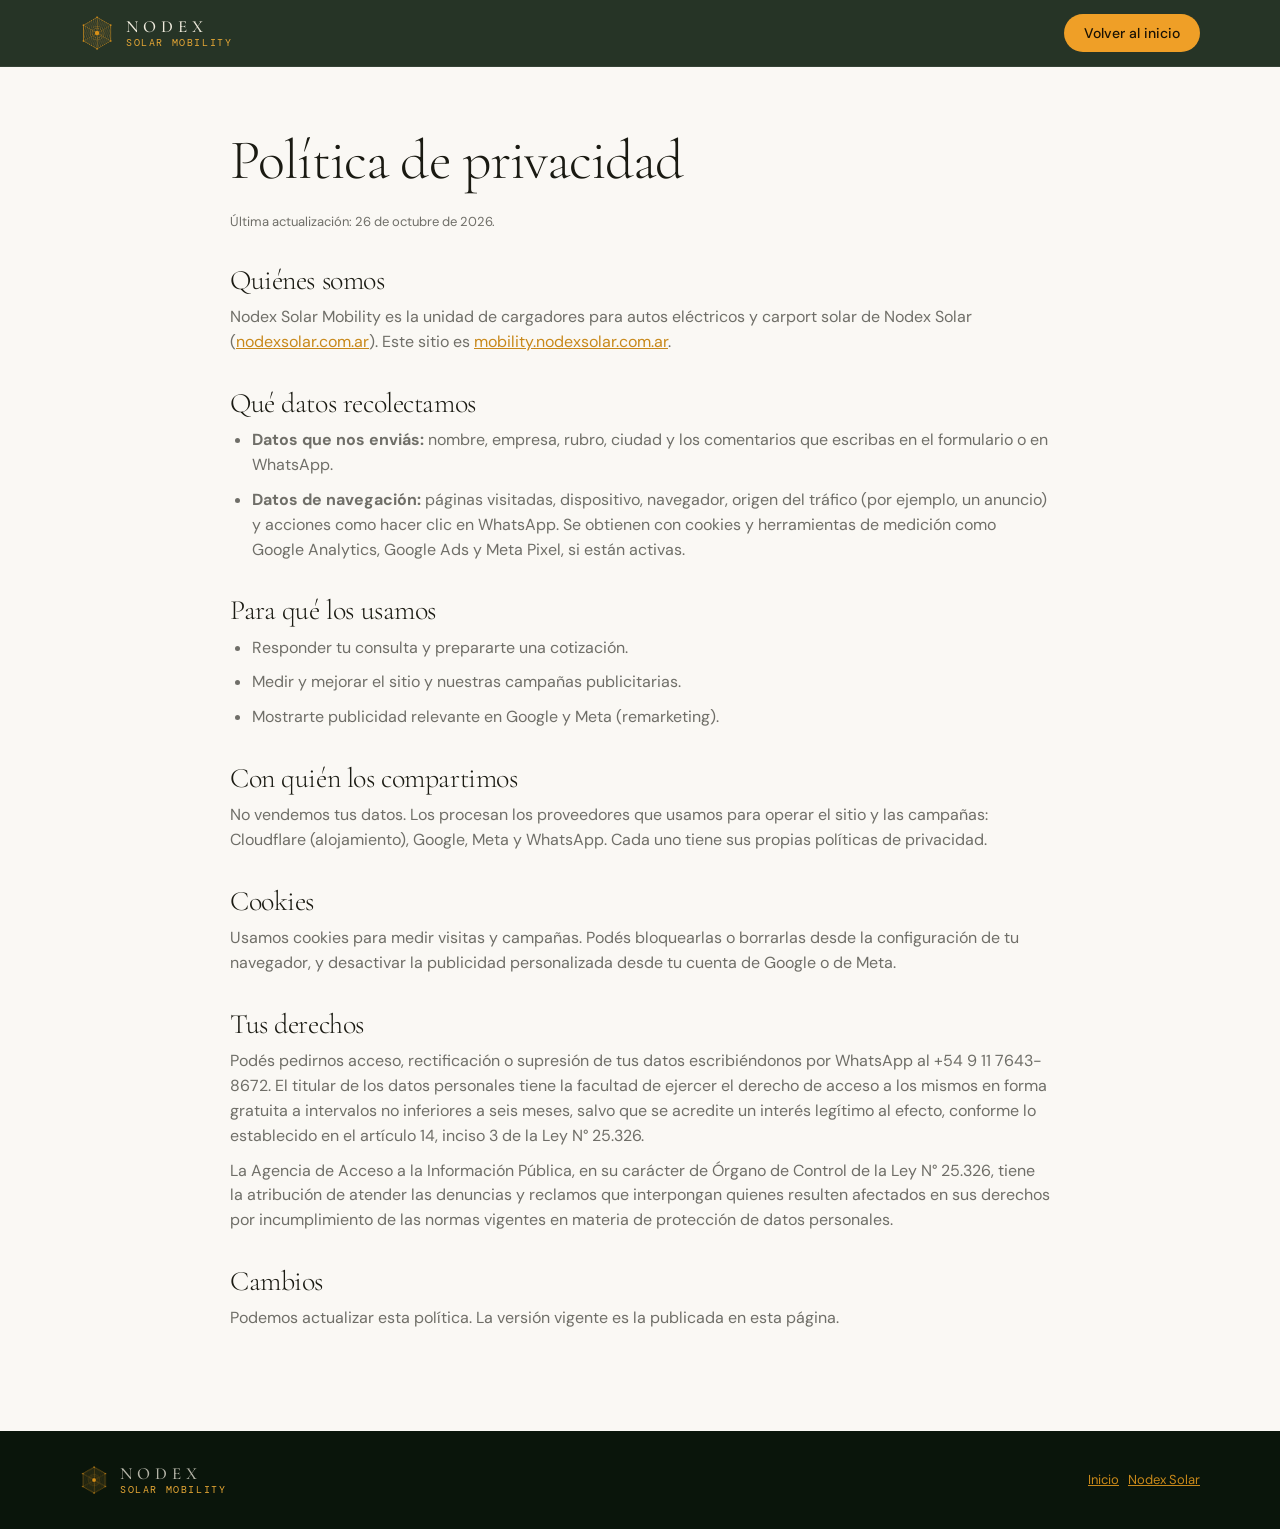
<file: privacidad.html>
<!doctype html>
<html lang="es-AR">
<head>
<meta charset="utf-8">
<meta name="viewport" content="width=device-width, initial-scale=1">
<title>Política de privacidad | Nodex Solar Mobility</title>
<meta name="description" content="Política de privacidad de Nodex Solar Mobility: qué datos recolectamos, para qué los usamos y cómo ejercer tus derechos.">
<meta name="robots" content="index,follow">
<link rel="canonical" href="https://mobility.nodexsolar.com.ar/privacidad">
<meta name="theme-color" content="#0F1F10">
<link rel="icon" type="image/png" href="assets/logo.png">
<link rel="preconnect" href="https://fonts.googleapis.com">
<link rel="preconnect" href="https://fonts.gstatic.com" crossorigin>
<link href="https://fonts.googleapis.com/css2?family=Cormorant+Garamond:ital,wght@0,300;0,400;0,500;1,300;1,400&family=DM+Sans:opsz,wght@9..40,300;9..40,400;9..40,500;9..40,700&family=DM+Mono:wght@400;500&display=swap" rel="stylesheet">
<link rel="stylesheet" href="css/style.css">
</head>
<body>
<header class="nav">
  <div class="wrap nav-in">
    <a class="brand" href="/" aria-label="Nodex Solar Mobility — inicio">
      <img src="assets/logo.png" alt="" width="34" height="34">
      <span><b>NODEX</b><i>Solar Mobility</i></span>
    </a>
    <a class="btn btn-sm" href="/">Volver al inicio</a>
  </div>
</header>

<main>
<section class="light legal">
  <div class="wrap narrow">
    <h1>Política de privacidad</h1>
    <p class="small">Última actualización: 26 de octubre de 2026.</p>

    <h2>Quiénes somos</h2>
    <p>Nodex Solar Mobility es la unidad de cargadores para autos eléctricos y carport solar de Nodex Solar (<a href="https://nodexsolar.com.ar">nodexsolar.com.ar</a>). Este sitio es <a href="/">mobility.nodexsolar.com.ar</a>.</p>

    <h2>Qué datos recolectamos</h2>
    <ul>
      <li><b>Datos que nos enviás:</b> nombre, empresa, rubro, ciudad y los comentarios que escribas en el formulario o en WhatsApp.</li>
      <li><b>Datos de navegación:</b> páginas visitadas, dispositivo, navegador, origen del tráfico (por ejemplo, un anuncio) y acciones como hacer clic en WhatsApp. Se obtienen con cookies y herramientas de medición como Google Analytics, Google Ads y Meta Pixel, si están activas.</li>
    </ul>

    <h2>Para qué los usamos</h2>
    <ul>
      <li>Responder tu consulta y prepararte una cotización.</li>
      <li>Medir y mejorar el sitio y nuestras campañas publicitarias.</li>
      <li>Mostrarte publicidad relevante en Google y Meta (remarketing).</li>
    </ul>

    <h2>Con quién los compartimos</h2>
    <p>No vendemos tus datos. Los procesan los proveedores que usamos para operar el sitio y las campañas: Cloudflare (alojamiento), Google, Meta y WhatsApp. Cada uno tiene sus propias políticas de privacidad.</p>

    <h2>Cookies</h2>
    <p>Usamos cookies para medir visitas y campañas. Podés bloquearlas o borrarlas desde la configuración de tu navegador, y desactivar la publicidad personalizada desde tu cuenta de Google o de Meta.</p>

    <h2>Tus derechos</h2>
    <p>Podés pedirnos acceso, rectificación o supresión de tus datos escribiéndonos por WhatsApp al +54 9 11 7643-8672. El titular de los datos personales tiene la facultad de ejercer el derecho de acceso a los mismos en forma gratuita a intervalos no inferiores a seis meses, salvo que se acredite un interés legítimo al efecto, conforme lo establecido en el artículo 14, inciso 3 de la Ley N° 25.326.</p>
    <p>La Agencia de Acceso a la Información Pública, en su carácter de Órgano de Control de la Ley N° 25.326, tiene la atribución de atender las denuncias y reclamos que interpongan quienes resulten afectados en sus derechos por incumplimiento de las normas vigentes en materia de protección de datos personales.</p>

    <h2>Cambios</h2>
    <p>Podemos actualizar esta política. La versión vigente es la publicada en esta página.</p>
  </div>
</section>
</main>

<footer class="foot">
  <div class="wrap foot-in">
    <div class="brand"><img src="assets/logo.png" alt="" width="28" height="28"><span><b>NODEX</b><i>Solar Mobility</i></span></div>
    <p class="small"><a href="/">Inicio</a> · <a href="https://nodexsolar.com.ar" target="_blank" rel="noopener">Nodex Solar</a></p>
  </div>
</footer>
</body>
</html>
</file>
<file: css/style.css>
/* Nodex Solar Mobility — estilos */
:root{
  --sol:#C8881A; --sol-lt:#E8A835; --sol-vivid:#EF9F27; --sol-pale:#FDF3E0;
  --forest:#0F1F10; --forest2:#152815; --forest3:#1E3720;
  --cream:#F6F1E9; --cream-bg:#FAF8F4;
  --text:#1A1A12; --muted:rgba(26,26,18,.62);
  --serif:'Cormorant Garamond',Georgia,serif;
  --sans:'DM Sans',system-ui,-apple-system,Segoe UI,Roboto,sans-serif;
  --mono:'DM Mono',ui-monospace,Consolas,monospace;
  --r:20px;
}
*{box-sizing:border-box;margin:0;padding:0}
html{scroll-behavior:smooth;scroll-padding-top:70px}
body{font-family:var(--sans);color:var(--text);background:var(--cream-bg);line-height:1.55;-webkit-font-smoothing:antialiased;overflow-x:hidden}
img{max-width:100%;display:block}
a{color:inherit}
[hidden]{display:none!important}
.wrap{width:min(1120px,100% - 40px);margin-inline:auto}
section{padding:88px 0}
section.tight{padding:56px 0}
.light{background:var(--cream-bg)}.white{background:#fff}.cream{background:var(--cream)}
.dark{background:var(--forest);color:#EFEBDD}

/* tipografía */
h1,h2,h3{font-family:var(--serif);font-weight:400;line-height:1.05;letter-spacing:-.015em}
h1{font-size:clamp(44px,6.4vw,82px);font-weight:300}
h2{font-size:clamp(36px,4.6vw,60px);font-weight:300;margin-bottom:40px}
h2.h-sm{font-size:clamp(28px,3.2vw,40px);margin-bottom:26px}
h1 em{font-style:italic;color:var(--sol-vivid)}
h3{font-size:30px}
.lead{font-size:19px;max-width:44ch;margin-top:22px;opacity:.9}
.eyebrow{font-family:var(--mono);font-size:12px;letter-spacing:.14em;text-transform:uppercase;color:var(--sol-lt);display:flex;align-items:center;gap:10px;margin-bottom:20px}
.dot{width:8px;height:8px;border-radius:50%;background:#5BE38A;box-shadow:0 0 0 4px rgba(91,227,138,.2)}
.small{font-size:13px;color:var(--muted);margin-top:22px;max-width:70ch}
.dark .small{color:rgba(239,235,221,.6)}

/* botones */
.btn{display:inline-flex;align-items:center;justify-content:center;background:var(--sol-vivid);color:#1A1204;font:500 15px var(--sans);padding:15px 28px;border-radius:999px;text-decoration:none;border:0;cursor:pointer;transition:transform .15s,background .15s,box-shadow .15s}
.btn:hover{background:var(--sol-lt);transform:translateY(-1px);box-shadow:0 8px 24px -8px rgba(239,159,39,.7)}
.btn-sm{padding:10px 20px;font-size:14px}
.btn-ghost{background:transparent;color:#EFEBDD;border:1px solid rgba(239,235,221,.4)}
.btn-ghost:hover{background:rgba(255,255,255,.08);box-shadow:none}
.btn-wa{background:#25D366;color:#06260f;width:100%;margin-top:6px}
.btn-wa:hover{background:#3be07a;box-shadow:0 8px 24px -8px rgba(37,211,102,.7)}
:focus-visible{outline:2px solid var(--sol-vivid);outline-offset:3px}

/* nav */
.nav{position:sticky;top:0;z-index:50;background:rgba(15,31,16,.9);backdrop-filter:blur(12px);border-bottom:1px solid rgba(255,255,255,.07);color:#EFEBDD}
.nav-in{display:flex;align-items:center;justify-content:space-between;height:66px}
.brand{display:flex;align-items:center;gap:12px;text-decoration:none}
.brand span{display:flex;flex-direction:column;line-height:1.1}
.brand b{font-family:var(--serif);font-weight:500;letter-spacing:.3em;font-size:17px}
.brand i{font-style:normal;font-family:var(--mono);font-size:10px;letter-spacing:.16em;text-transform:uppercase;color:var(--sol-lt)}

/* hero */
.hero{padding:64px 0 80px;background:radial-gradient(900px 500px at 85% 15%,rgba(239,159,39,.16),transparent 60%),radial-gradient(700px 500px at 0% 100%,rgba(91,227,138,.08),transparent 60%),var(--forest)}
.hero-grid{display:grid;grid-template-columns:1.1fr .9fr;gap:56px;align-items:center}
.cta-row{display:flex;gap:14px;flex-wrap:wrap;margin-top:34px}
.hero-photo{position:relative;margin:0;border-radius:26px;overflow:hidden;aspect-ratio:1/1;box-shadow:0 40px 80px -30px rgba(0,0,0,.7);border:1px solid rgba(255,255,255,.1)}
.hero-photo img{width:100%;height:100%;object-fit:cover;object-position:50% 50%}
.chip{position:absolute;left:16px;right:16px;bottom:16px;display:flex;align-items:center;justify-content:center;gap:8px;background:rgba(15,31,16,.82);backdrop-filter:blur(8px);color:#fff;border:1px solid rgba(255,255,255,.15);padding:10px 14px;border-radius:999px;font-size:13px}
.chip i{font-style:normal;color:var(--sol-vivid)}

/* rubros */
.tiles{display:grid;grid-template-columns:repeat(4,1fr);gap:12px}
.tiles button{display:flex;align-items:center;gap:12px;background:#fff;border:1px solid rgba(26,26,18,.1);border-radius:16px;padding:18px;font:500 15px var(--sans);color:var(--text);cursor:pointer;text-align:left;transition:all .2s}
.tiles button i{font-style:normal;font-size:26px;line-height:1;flex:none}
.tiles button:hover{border-color:var(--sol-vivid);transform:translateY(-2px);box-shadow:0 14px 30px -20px rgba(200,136,26,.8)}

/* pasos */
.steps{display:grid;grid-template-columns:repeat(3,1fr);gap:26px}
.steps article{position:relative}
.ph{border-radius:var(--r);overflow:hidden;aspect-ratio:4/5;background:#ddd}
.ph img{width:100%;height:100%;object-fit:cover}
.ph-grey{background:#f1f1f1;display:grid;place-items:center}
.ph-grey img{width:auto;height:88%;object-fit:contain;mix-blend-mode:multiply}
.n{position:absolute;top:16px;left:16px;width:40px;height:40px;border-radius:50%;background:var(--sol-vivid);color:#1A1204;display:grid;place-items:center;font:500 18px var(--mono);box-shadow:0 8px 20px -6px rgba(0,0,0,.5)}
.steps h3{margin:18px 0 6px}
.steps p,.feat figcaption{color:var(--muted);font-size:16px}

/* ganás / ahorrás / clientes */
.band{padding:80px 0;background:linear-gradient(rgba(15,31,16,.78),rgba(15,31,16,.86)),url("../assets/carport-modulos-bifaciales.jpg") center/cover}
.three{display:grid;grid-template-columns:repeat(4,1fr);gap:32px}
.three>div{border-top:2px solid var(--sol-vivid);padding-top:22px}
.three h3{font-size:clamp(40px,5vw,60px);font-weight:300;color:var(--sol-lt);margin-bottom:10px}
.three p{font-size:18px;max-width:26ch;opacity:.88}

/* sistema */
.feat{display:grid;grid-template-columns:repeat(4,1fr);gap:22px}
.feat figure{margin:0}
.feat .ph{aspect-ratio:4/5}
.feat figcaption{margin-top:16px}
.feat figcaption b{display:block;font-family:var(--serif);font-weight:400;font-size:24px;line-height:1.1;color:var(--text);margin-bottom:4px}
.checks{list-style:none;display:flex;flex-wrap:wrap;gap:10px;margin-top:40px}
.checks li{background:#fff;border:1px solid rgba(26,26,18,.12);border-radius:999px;padding:10px 18px 10px 40px;font-size:15px;position:relative}
.checks li::before{content:"";position:absolute;left:14px;top:50%;translate:0 -50%;width:18px;height:18px;border-radius:50%;background:var(--sol-pale) url("data:image/svg+xml,%3Csvg xmlns='http://www.w3.org/2000/svg' viewBox='0 0 18 18'%3E%3Cpath d='M5 9.5l2.6 2.6L13 6.6' fill='none' stroke='%23C8881A' stroke-width='2' stroke-linecap='round' stroke-linejoin='round'/%3E%3C/svg%3E") center/contain no-repeat}

/* packs */
.packs{display:grid;grid-template-columns:repeat(3,1fr);gap:20px;align-items:stretch}
.pack{background:#fff;border:1px solid rgba(26,26,18,.1);border-radius:var(--r);padding:32px 28px;display:flex;flex-direction:column;gap:14px;position:relative}
.pack p{color:var(--muted);flex:1}
.pack.hl{background:var(--forest);color:#EFEBDD;border-color:var(--forest);box-shadow:0 30px 60px -30px rgba(15,31,16,.8)}
.pack.hl p{color:rgba(239,235,221,.75)}
.tag{position:absolute;top:-12px;left:28px;font-family:var(--mono);font-size:11px;letter-spacing:.08em;text-transform:uppercase;background:var(--sol-vivid);color:#1A1204;padding:4px 12px;border-radius:999px}
.price{display:flex;align-items:baseline;gap:10px;border-top:1px solid rgba(26,26,18,.1);padding-top:16px}
.pack.hl .price{border-color:rgba(255,255,255,.15)}
.price b{font-family:var(--serif);font-weight:400;font-size:42px;line-height:1}
.price small{font-size:13px;opacity:.65}
.pack .btn{width:100%}

/* contacto */
.contact{background:radial-gradient(700px 400px at 90% 0%,rgba(239,159,39,.14),transparent 60%),var(--forest)}
.contact-grid{display:grid;grid-template-columns:.8fr 1.2fr;gap:56px;align-items:center}
.contact-photo{margin:0;border-radius:var(--r);overflow:hidden;aspect-ratio:4/5}
.contact-photo img{width:100%;height:100%;object-fit:cover;object-position:50% 60%}
.contact h2{margin-bottom:0}
.form{margin-top:26px;background:var(--forest2);border:1px solid rgba(255,255,255,.1);border-radius:var(--r);padding:26px;display:grid;gap:14px}
.form label{display:grid;gap:6px;font-size:13px;color:rgba(239,235,221,.85)}
.form .two{display:grid;grid-template-columns:1fr 1fr;gap:14px}
.form input,.form select{width:100%;background:rgba(255,255,255,.06);color:inherit;border:1px solid rgba(255,255,255,.18);border-radius:10px;padding:12px;font:inherit;font-size:15px}
.form select option{color:#1A1A12}
.form .small{margin-top:0}

.foot{background:#0A150B;color:rgba(239,235,221,.75);padding:34px 0}
.foot-in{display:flex;justify-content:space-between;align-items:center;gap:20px;flex-wrap:wrap}
.foot .small{margin:0}

/* whatsapp flotante */
.wa-float{position:fixed;right:18px;bottom:18px;z-index:60;display:flex;align-items:center;gap:10px;background:#25D366;color:#06260f;text-decoration:none;font-weight:500;font-size:15px;padding:13px 18px 13px 14px;border-radius:999px;box-shadow:0 12px 30px -8px rgba(0,0,0,.55);transform:translateY(90px);opacity:0;transition:transform .35s,opacity .35s,background .2s}
.wa-float.show{transform:none;opacity:1}
.wa-float:hover{background:#3be07a}

/* aparición */
.js .rv{opacity:0;transform:translateY(20px);transition:opacity .7s,transform .7s}
.js .rv.in{opacity:1;transform:none}
@media (prefers-reduced-motion:reduce){html{scroll-behavior:auto}.js .rv{opacity:1;transform:none;transition:none}}

/* responsive */
@media (max-width:900px){
  section{padding:60px 0}
  section.tight{padding:44px 0}
  h2{margin-bottom:28px}
  .hero{padding:40px 0 56px}
  .hero-grid,.contact-grid{grid-template-columns:1fr;gap:34px}
  .hero-photo{aspect-ratio:4/3.6}
  .tiles{grid-template-columns:repeat(2,1fr)}
  .steps,.feat,.packs{grid-template-columns:1fr;gap:34px}
  .steps .ph,.feat .ph{aspect-ratio:4/3}
  .ph-grey img{height:92%}
  .three{grid-template-columns:1fr;gap:26px}
  .three>div{padding-top:16px}
  .contact-photo{aspect-ratio:16/10}
  .band{padding:56px 0}
}
@media (max-width:560px){
  .tiles button{padding:14px;font-size:14px;gap:10px}
  .tiles button i{font-size:22px}
  .form .two{grid-template-columns:1fr}
  .wa-float span{display:none}
  .wa-float{padding:14px}
  .brand b{letter-spacing:.22em}
}

/* foto ancha */
section.wide{padding:56px 0 64px;background:#fff}
.wide-photo{position:relative;margin:0 auto;width:min(1120px,100% - 40px);border-radius:var(--r);overflow:hidden;aspect-ratio:3/2;max-height:620px}
.wide-photo img{width:100%;height:100%;object-fit:cover}
.wide-photo figcaption{position:absolute;left:0;right:0;bottom:0;padding:70px 28px 24px;font-family:var(--serif);font-size:clamp(24px,3.4vw,40px);font-weight:300;color:#fff;background:linear-gradient(transparent,rgba(0,0,0,.72))}
@media (max-width:1040px){.three{grid-template-columns:repeat(2,1fr)}.feat{grid-template-columns:repeat(2,1fr)}}
@media (max-width:900px){
  .feat{gap:18px}
  .feat .ph{aspect-ratio:1/1.1}
  .feat figcaption{font-size:14px}
  .feat figcaption b{font-size:21px}
  .wide-photo{aspect-ratio:4/3}
}
@media (max-width:560px){.three{grid-template-columns:1fr 1fr;gap:22px}.three p{font-size:15px}}

/* hero: diagrama de 3 pasos */
.hero h1{font-size:clamp(38px,4.9vw,68px);margin-bottom:6px}
.flow3{list-style:none;position:relative;margin:30px 0 0;display:grid;gap:18px}
.flow3::before{content:"";position:absolute;left:19px;top:22px;bottom:22px;border-left:2px dashed rgba(239,159,39,.5)}
.flow3 li{position:relative;display:flex;align-items:flex-start;gap:16px}
.flow3 b{flex:none;width:40px;height:40px;border-radius:50%;background:var(--sol-vivid);color:#1A1204;display:grid;place-items:center;font:500 17px var(--mono);box-shadow:0 0 0 6px var(--forest)}
.flow3 span{display:block;font-size:15.5px;opacity:.85;padding-top:1px;line-height:1.4}
.flow3 strong{display:block;font-family:var(--serif);font-weight:400;font-size:25px;line-height:1.1;color:#fff;opacity:1}
.hero .cta-row{margin-top:30px}
.pin{position:absolute;translate:-50% -50%;width:38px;height:38px;border-radius:50%;background:var(--sol-vivid);color:#1A1204;display:grid;place-items:center;font:500 16px var(--mono);box-shadow:0 0 0 5px rgba(239,159,39,.35),0 8px 20px rgba(0,0,0,.45)}
.pin-qr{background:#25D366;box-shadow:0 0 0 5px rgba(37,211,102,.35),0 8px 20px rgba(0,0,0,.45)}
@media (max-width:560px){
  .flow3 strong{font-size:22px}
  .pin{width:32px;height:32px;font-size:14px}
}

/* v5: mapa, FAQ, legal, precios "a medida" */
.sub{font-size:18px;color:var(--muted);max-width:62ch;margin:-14px 0 26px}
.map-tools{display:flex;align-items:center;gap:10px;flex-wrap:wrap;margin-bottom:14px}
.chip-btn{background:#fff;border:1px solid rgba(26,26,18,.18);border-radius:999px;padding:8px 16px;font:500 14px var(--sans);color:var(--text);cursor:pointer}
.chip-btn.on{background:var(--forest);border-color:var(--forest);color:#fff}
.legend{display:flex;align-items:center;gap:8px;font-size:13px;color:var(--muted);margin-left:auto;flex-wrap:wrap}
.legend i{display:inline-block;width:12px;height:12px;border-radius:50%;margin-left:8px}
.lg-ac{background:#EF9F27}.lg-dc{background:#1a9f5b}.lg-un{background:#8a8a80}
.map{height:520px;border-radius:var(--r);overflow:hidden;border:1px solid rgba(26,26,18,.12);background:#e9e6dc;z-index:0}
.map-fallback{display:grid;place-items:center;height:100%;color:var(--muted)}
.leaflet-popup-content{font:14px/1.45 var(--sans);margin:12px 14px}
.leaflet-popup-content b{font-size:15px}
.leaflet-popup-content .pp{color:#555;display:block}
.leaflet-popup-content a{color:var(--sol)}
#mapa .btn{margin-top:18px}
.qa{background:#fff;border:1px solid rgba(26,26,18,.1);border-radius:14px;margin-bottom:10px}
.qa summary{padding:20px 52px 20px 22px;cursor:pointer;font-weight:500;list-style:none;position:relative;font-size:17px}
.qa summary::-webkit-details-marker{display:none}
.qa summary::after{content:"+";position:absolute;right:22px;top:50%;translate:0 -50%;font-size:26px;color:var(--sol);font-weight:300;transition:rotate .2s}
.qa[open] summary::after{rotate:45deg}
.qa p{padding:0 22px 22px;color:var(--muted)}
.narrow{width:min(820px,100% - 40px)}
.price b{font-size:34px}
.legal{padding:64px 0 90px}
.legal h1{font-size:clamp(36px,5vw,56px);margin-bottom:6px;color:var(--text)}
.legal h2{font-size:28px;margin:34px 0 10px}
.legal p,.legal li{color:var(--muted);margin-bottom:10px}
.legal ul{padding-left:22px}
.legal a,.foot a,.small a{color:var(--sol)}
.foot .small{max-width:70ch}
@media (max-width:900px){.map{height:420px}.legend{margin-left:0}.sub{margin-top:-8px}}

/* v6: móvil — fotos sin tapar, portada con foto visible, WhatsApp siempre */
.wa-float{transform:none;opacity:1}
.steps article{display:grid;grid-template-columns:auto 1fr;column-gap:14px;align-items:start}
.steps .ph{grid-column:1/-1}
.steps .n{position:static;box-shadow:none;margin-top:16px;grid-row:2;width:36px;height:36px;font-size:16px}
.steps h3{grid-column:2;grid-row:2;margin:16px 0 4px}
.steps p{grid-column:2;grid-row:3}
@media (max-width:900px){
  .hero-grid{gap:18px}
  .hero-grid>div{display:contents}
  .hero .eyebrow{order:1;margin-bottom:0}
  .hero h1{order:2;margin-bottom:0}
  .hero-photo{order:3;aspect-ratio:1/1}
  .hero .flow3{order:4;margin-top:6px}
  .hero .cta-row{order:5;margin-top:4px}
  .hero-photo .pin,.hero-photo .chip{display:none}
  .steps .ph,.feat .ph{aspect-ratio:4/5}
  .contact-photo{aspect-ratio:1/1}
  .wide-photo{aspect-ratio:3/2}
}
</file>
